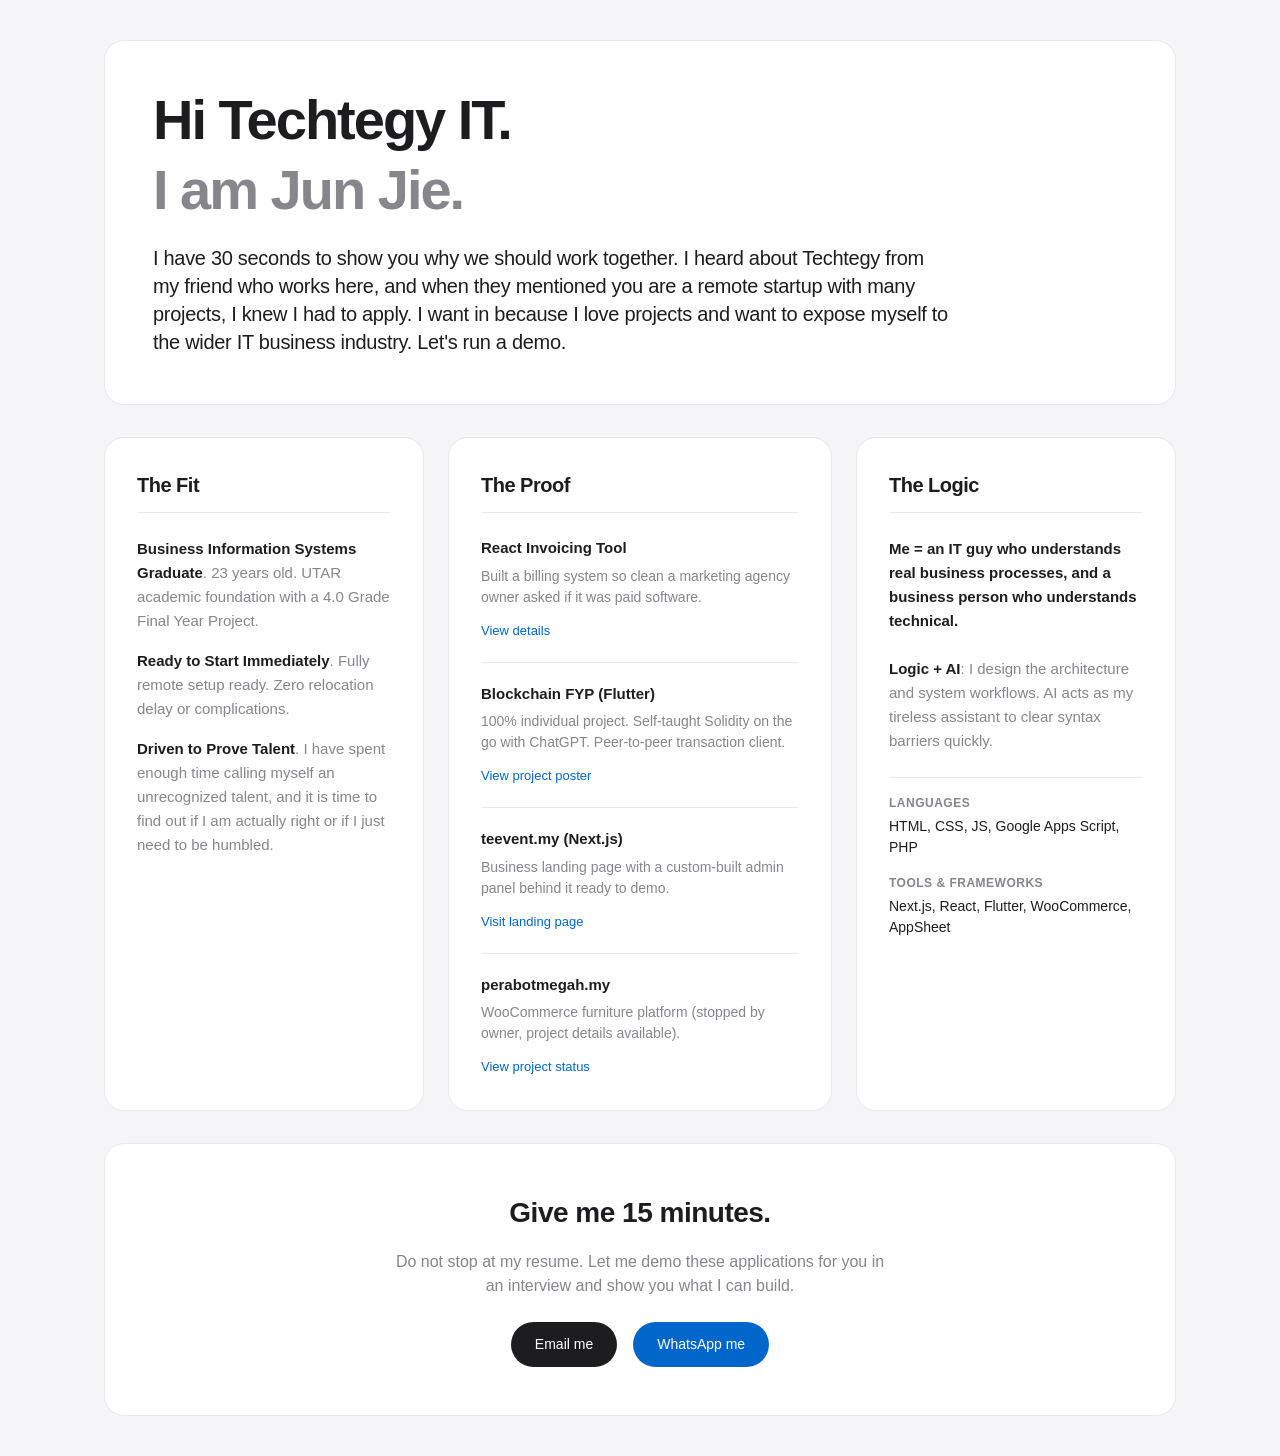
<file: index.html>
<!DOCTYPE html>
<html lang="en">
<head>
    <meta charset="UTF-8">
    <meta name="viewport" content="width=device-width, initial-scale=1.0">
    <title>Jun Jie - Software & Tools Developer for Techtegy IT</title>
    <style>
        :root {
            --bg-base: #f5f5f7;
            --bg-card: #ffffff;
            --text-primary: #1d1d1f;
            --text-secondary: #86868b;
            --accent-blue: #0066cc;
            --accent-hover: #0077ed;
            --border-soft: #d2d2d7;
            --border-light: #e8e8ed;
        }

        * {
            margin: 0;
            padding: 0;
            box-sizing: border-box;
        }

        body {
            font-family: -apple-system, BlinkMacSystemFont, "Segoe UI", Roboto, Helvetica, Arial, sans-serif;
            background-color: var(--bg-base);
            color: var(--text-primary);
            line-height: 1.5;
            overflow-x: hidden;
            -webkit-font-smoothing: antialiased;
            padding: 40px 0;
        }

        .container {
            max-width: 1120px;
            margin: 0 auto;
            padding: 0 24px;
        }

        /* Hero Section */
        .hero {
            margin-bottom: 32px;
            background-color: var(--bg-card);
            border: 1px solid var(--border-light);
            border-radius: 20px;
            padding: 48px;
        }

        .hero h1 {
            font-size: 56px;
            font-weight: 800;
            line-height: 1.1;
            letter-spacing: -2px;
            margin-bottom: 8px;
        }

        .hero .headline-name {
            color: var(--text-secondary);
            margin-bottom: 24px;
        }

        .hero p {
            font-size: 20px;
            max-width: 800px;
            color: var(--text-primary);
            font-weight: 500;
            line-height: 1.4;
            letter-spacing: -0.3px;
        }

        /* 3-Column Pitch Grid */
        .pitch-grid {
            display: grid;
            grid-template-columns: 1fr 1.2fr 1fr;
            gap: 24px;
            margin-bottom: 32px;
        }

        @media (max-width: 991px) {
            .pitch-grid {
                grid-template-columns: 1fr;
                gap: 24px;
            }
            body {
                padding: 16px 0;
            }
            .hero {
                padding: 24px;
            }
            .hero h1 {
                font-size: 38px;
            }
            .hero p {
                font-size: 17px;
            }
        }

        .card {
            background-color: var(--bg-card);
            border: 1px solid var(--border-light);
            border-radius: 20px;
            padding: 32px;
            display: flex;
            flex-direction: column;
            justify-content: space-between;
        }

        .card h2 {
            font-size: 20px;
            font-weight: 700;
            letter-spacing: -0.5px;
            margin-bottom: 24px;
            border-bottom: 1px solid var(--border-light);
            padding-bottom: 12px;
        }

        /* Column 1 Content: Bio / Fit */
        .fit-list p {
            font-size: 15px;
            color: var(--text-secondary);
            margin-bottom: 16px;
            line-height: 1.6;
        }

        .fit-list strong {
            color: var(--text-primary);
        }

        /* Column 2 Content: Proof */
        .proof-item {
            margin-bottom: 20px;
            padding-bottom: 20px;
            border-bottom: 1px solid var(--border-light);
        }

        .proof-item:last-child {
            margin-bottom: 0;
            padding-bottom: 0;
            border-bottom: none;
        }

        .proof-item h3 {
            font-size: 15px;
            font-weight: 600;
            margin-bottom: 6px;
            color: var(--text-primary);
        }

        .proof-item p {
            font-size: 14px;
            color: var(--text-secondary);
            line-height: 1.5;
            margin-bottom: 10px;
        }

        .link-action {
            font-size: 13px;
            font-weight: 500;
            color: var(--accent-blue);
            text-decoration: none;
            cursor: pointer;
            display: inline-block;
        }

        .link-action:hover {
            color: var(--accent-hover);
            text-decoration: underline;
        }

        /* Column 3 Content: Stacks */
        .stack-group {
            margin-bottom: 16px;
        }

        .stack-group:last-child {
            margin-bottom: 0;
        }

        .stack-label {
            font-size: 12px;
            font-weight: 600;
            color: var(--text-secondary);
            text-transform: uppercase;
            letter-spacing: 0.5px;
            margin-bottom: 4px;
        }

        .stack-value {
            font-size: 14px;
            color: var(--text-primary);
        }

        /* CTA Section */
        .cta-section {
            background-color: var(--bg-card);
            border: 1px solid var(--border-light);
            border-radius: 20px;
            padding: 48px;
            text-align: center;
        }

        .cta-section h2 {
            font-size: 28px;
            font-weight: 700;
            letter-spacing: -0.5px;
            margin-bottom: 16px;
        }

        .cta-section p {
            font-size: 16px;
            color: var(--text-secondary);
            max-width: 500px;
            margin: 0 auto 24px;
        }

        .btn-group {
            display: flex;
            gap: 16px;
            justify-content: center;
            flex-wrap: wrap;
        }

        .btn-primary {
            display: inline-block;
            background-color: var(--text-primary);
            color: #ffffff;
            padding: 12px 24px;
            border-radius: 980px;
            font-weight: 500;
            text-decoration: none;
            font-size: 14px;
            transition: background-color 0.2s ease;
        }

        .btn-primary:hover {
            background-color: #333336;
        }

        .btn-accent {
            display: inline-block;
            background-color: var(--accent-blue);
            color: #ffffff;
            padding: 12px 24px;
            border-radius: 980px;
            font-weight: 500;
            text-decoration: none;
            font-size: 14px;
            transition: background-color 0.2s ease;
        }

        .btn-accent:hover {
            background-color: var(--accent-hover);
        }

        /* Modal Details */
        .modal {
            display: none;
            position: fixed;
            top: 0;
            left: 0;
            width: 100%;
            height: 100%;
            background: rgba(0, 0, 0, 0.4);
            backdrop-filter: blur(12px);
            -webkit-backdrop-filter: blur(12px);
            z-index: 2000;
            align-items: center;
            justify-content: center;
            opacity: 0;
            transition: opacity 0.3s ease;
        }

        .modal.active {
            display: flex;
            opacity: 1;
        }

        .modal-content {
            background: var(--bg-card);
            padding: 32px;
            border-radius: 20px;
            max-width: 480px;
            width: 90%;
            text-align: left;
            box-shadow: 0 20px 40px rgba(0, 0, 0, 0.1);
            transform: scale(0.95);
            transition: transform 0.3s ease;
            border: 1px solid var(--border-light);
        }

        .modal.active .modal-content {
            transform: scale(1);
        }

        .modal-content h3 {
            font-size: 20px;
            font-weight: 700;
            margin-bottom: 12px;
            letter-spacing: -0.5px;
        }

        .modal-content p {
            font-size: 14px;
            color: var(--text-secondary);
            margin-bottom: 16px;
            line-height: 1.5;
        }

        .modal-close {
            background-color: var(--text-primary);
            color: #ffffff;
            border: none;
            padding: 8px 16px;
            border-radius: 980px;
            font-size: 13px;
            font-weight: 500;
            cursor: pointer;
            transition: background-color 0.2s ease;
        }

        .modal-close:hover {
            background-color: #333336;
        }
    </style>
</head>
<body>

    <div class="container">
        <!-- Hero Section -->
        <section class="hero">
            <h1>Hi Techtegy IT.</h1>
            <h1 class="headline-name">I am Jun Jie.</h1>
            <p>
                I have 30 seconds to show you why we should work together. I heard about Techtegy from my friend who works here, and when they mentioned you are a remote startup with many projects, I knew I had to apply. I want in because I love projects and want to expose myself to the wider IT business industry. Let's run a demo.
            </p>
        </section>

        <!-- 3-Column Pitch Grid -->
        <div class="pitch-grid">
            <!-- Column 1: The Fit -->
            <div class="card">
                <div>
                    <h2>The Fit</h2>
                    <div class="fit-list">
                        <p><strong>Business Information Systems Graduate</strong>. 23 years old. UTAR academic foundation with a 4.0 Grade Final Year Project.</p>
                        <p><strong>Ready to Start Immediately</strong>. Fully remote setup ready. Zero relocation delay or complications.</p>
                        <p><strong>Driven to Prove Talent</strong>. I have spent enough time calling myself an unrecognized talent, and it is time to find out if I am actually right or if I just need to be humbled.</p>
                    </div>
                </div>
            </div>

            <!-- Column 2: The Proof -->
            <div class="card">
                <div>
                    <h2>The Proof</h2>
                    <div class="proof-list">
                        <div class="proof-item">
                            <h3>React Invoicing Tool</h3>
                            <p>Built a billing system so clean a marketing agency owner asked if it was paid software.</p>
                            <a class="link-action" id="open-invoice-modal">View details</a>
                        </div>
                        <div class="proof-item">
                            <h3>Blockchain FYP (Flutter)</h3>
                            <p>100% individual project. Self-taught Solidity on the go with ChatGPT. Peer-to-peer transaction client.</p>
                            <a class="link-action" id="open-poster-modal">View project poster</a>
                        </div>
                        <div class="proof-item">
                            <h3>teevent.my (Next.js)</h3>
                            <p>Business landing page with a custom-built admin panel behind it ready to demo.</p>
                            <a href="https://www.teevent.my" class="link-action" target="_blank">Visit landing page</a>
                        </div>
                        <div class="proof-item">
                            <h3>perabotmegah.my</h3>
                            <p>WooCommerce furniture platform (stopped by owner, project details available).</p>
                            <a class="link-action" id="open-perabot-modal">View project status</a>
                        </div>
                    </div>
                </div>
            </div>

            <!-- Column 3: Stacks & Logic -->
            <div class="card">
                <div>
                    <h2>The Logic</h2>
                    <div class="fit-list">
                        <p style="margin-bottom: 24px;"><strong>Me = an IT guy who understands real business processes, and a business person who understands technical.</strong></p>
                        <p style="margin-bottom: 24px;"><strong>Logic + AI</strong>: I design the architecture and system workflows. AI acts as my tireless assistant to clear syntax barriers quickly.</p>
                    </div>
                    <div class="stack-list" style="border-top: 1px solid var(--border-light); padding-top: 16px;">
                        <div class="stack-group">
                            <div class="stack-label">Languages</div>
                            <div class="stack-value">HTML, CSS, JS, Google Apps Script, PHP</div>
                        </div>
                        <div class="stack-group">
                            <div class="stack-label">Tools & Frameworks</div>
                            <div class="stack-value">Next.js, React, Flutter, WooCommerce, AppSheet</div>
                        </div>
                    </div>
                </div>
            </div>
        </div>

        <!-- CTA Section -->
        <section class="cta-section">
            <h2>Give me 15 minutes.</h2>
            <p>Do not stop at my resume. Let me demo these applications for you in an interview and show you what I can build.</p>
            <div class="btn-group">
                <a href="mailto:tanjj80@gmail.com" class="btn-primary">Email me</a>
                <a href="https://wa.me/60123107525" class="btn-accent" target="_blank">WhatsApp me</a>
            </div>
        </section>
    </div>

    <!-- Details Modal -->
    <div id="invoice-modal" class="modal">
        <div class="modal-content">
            <h3>React Invoicing System</h3>
            <p>
                A single-purpose billing application built to manage agency clients, calculate dynamically formatted totals, and instantly output clean PDF invoices.
            </p>
            <p>
                An agency owner tested it and wanted to pay a subscription because it completely bypassed spreadsheet complexity.
            </p>
            <button class="modal-close" onclick="closeModal('invoice-modal')">Close</button>
        </div>
    </div>

    <!-- Poster Modal -->
    <div id="poster-modal" class="modal">
        <div class="modal-content" style="max-width: 600px;">
            <h3>Final Year Project Poster</h3>
            <div style="margin: 16px 0; border: 1px solid var(--border-light); border-radius: 12px; overflow: hidden; line-height: 0;">
                <img src="FYP2 Poster.png" alt="FYP Poster" style="width: 100%; height: auto; display: block;">
            </div>
            <button class="modal-close" onclick="closeModal('poster-modal')">Close</button>
        </div>
    </div>

    <!-- Perabotmegah Modal -->
    <div id="perabot-modal" class="modal">
        <div class="modal-content">
            <h3>perabotmegah.my</h3>
            <p>
                Built using PHP, WordPress, and WooCommerce to handle custom furniture listings, responsive browsing, and product categorization.
            </p>
            <p>
                The setup is no longer live online as the business owner stopped operations.
            </p>
            <button class="modal-close" onclick="closeModal('perabot-modal')">Close</button>
        </div>
    </div>

    <script>
        // Modal opening helper
        function setupModal(triggerId, modalId) {
            const trigger = document.getElementById(triggerId);
            const modal = document.getElementById(modalId);
            if (trigger && modal) {
                trigger.addEventListener('click', function(e) {
                    e.preventDefault();
                    modal.classList.add('active');
                });
            }
        }

        setupModal('open-invoice-modal', 'invoice-modal');
        setupModal('open-poster-modal', 'poster-modal');
        setupModal('open-perabot-modal', 'perabot-modal');

        function closeModal(modalId) {
            const modal = document.getElementById(modalId);
            if (modal) {
                modal.classList.remove('active');
            }
        }

        // Close modal when clicking outside
        window.addEventListener('click', function(e) {
            if (e.target.classList.contains('modal')) {
                e.target.classList.remove('active');
            }
        });

        // Close modal on Escape key
        document.addEventListener('keydown', function(e) {
            if (e.key === 'Escape') {
                const activeModal = document.querySelector('.modal.active');
                if (activeModal) {
                    activeModal.classList.remove('active');
                }
            }
        });
    </script>
</body>
</html>
</file>
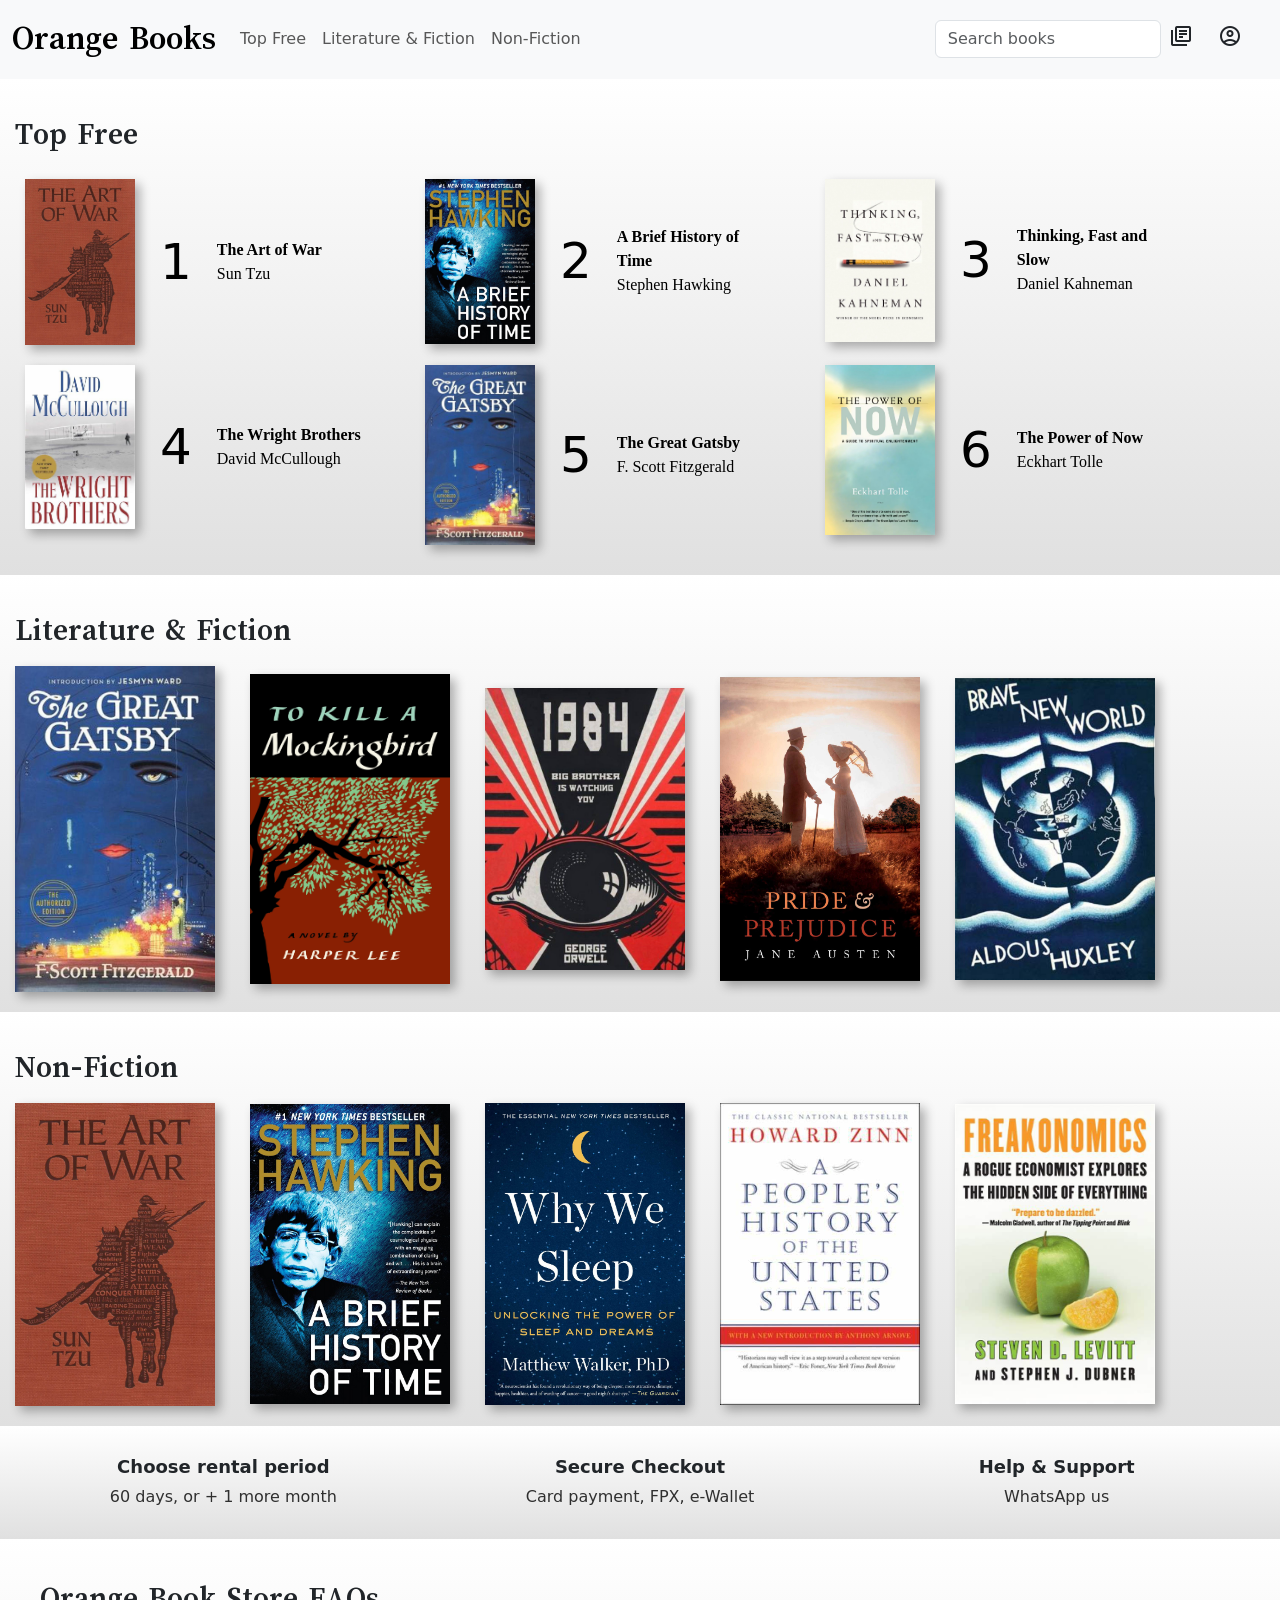
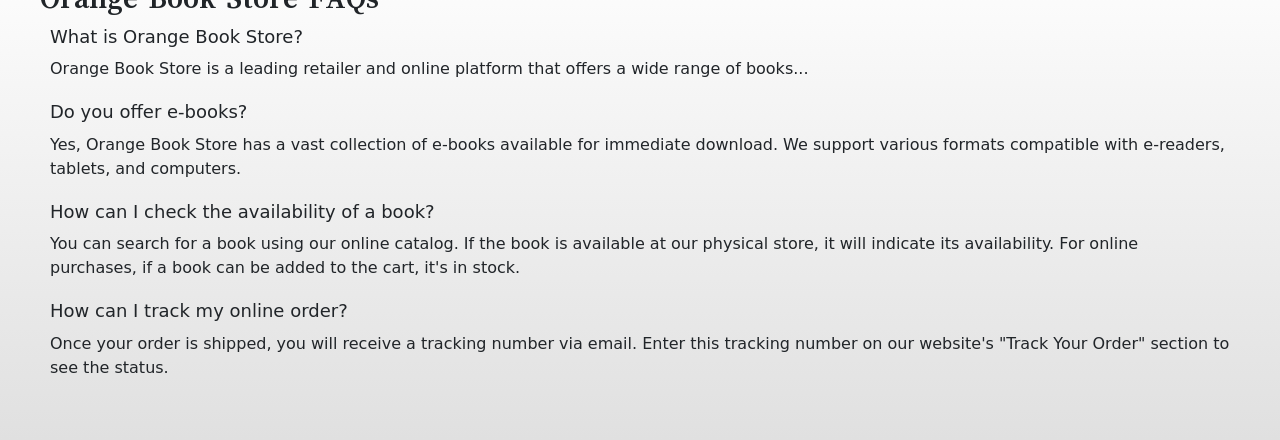
<file: bookstore (1).html>
<!DOCTYPE html>
<html lang="en">
    <head charset="utf-8">
        <!-- Importing materials -->
        
        <link rel="preconnect" href="https://fonts.googleapis.com">
        <link rel="preconnect" href="https://fonts.gstatic.com" crossorigin>
        <link href="https://fonts.googleapis.com/css2?family=Lisu+Bosa:wght@800&display=swap" rel="stylesheet">
        <link rel="preconnect" href="https://fonts.googleapis.com">
        <link rel="preconnect" href="https://fonts.gstatic.com" crossorigin>
        <link href="https://fonts.googleapis.com/css2?family=Lisu+Bosa:wght@800&family=Oxygen&display=swap" rel="stylesheet">    
        <link rel="stylesheet" href="https://fonts.googleapis.com/css2?family=Material+Symbols+Outlined:opsz,wght,FILL,GRAD@20..48,100..700,0..1,-50..200" />
        <link rel="preconnect" href="https://fonts.googleapis.com">
        <link rel="preconnect" href="https://fonts.gstatic.com" crossorigin>
        <link href="https://fonts.googleapis.com/css2?family=Source+Serif+4:opsz,wght@8..60,500&display=swap" rel="stylesheet">
        <link rel="stylesheet" href="https://fonts.googleapis.com/css2?family=Material+Symbols+Outlined:opsz,wght,FILL,GRAD@20..48,100..700,0..1,-50..200" />
        <link rel="stylesheet" href="https://fonts.googleapis.com/css2?family=Material+Symbols+Outlined:opsz,wght,FILL,GRAD@48,400,0,0" />
        <link rel="stylesheet" href="https://fonts.googleapis.com/css2?family=Material+Symbols+Outlined:opsz,wght,FILL,GRAD@20..48,100..700,0..1,-50..200" />
        <link href="https://cdn.jsdelivr.net/npm/bootstrap@5.3.1/dist/css/bootstrap.min.css" rel="stylesheet" integrity="sha384-4bw+/aepP/YC94hEpVNVgiZdgIC5+VKNBQNGCHeKRQN+PtmoHDEXuppvnDJzQIu9" crossorigin="anonymous">
        <link rel="stylesheet" href="https://fonts.googleapis.com/css2?family=Material+Symbols+Outlined:opsz,wght,FILL,GRAD@20..48,100..700,0..1,-50..200" />
        <link rel="stylesheet" href="https://fonts.googleapis.com/css2?family=Material+Symbols+Outlined:opsz,wght,FILL,GRAD@20..48,100..700,0..1,-50..200" />
        <meta name="viewport" content="width=device-width, initial-scale=1.0">


        <title>
            Book Store
        </title>
        <link rel="stylesheet" href="stylecontrol.css">
        
    </head>
    <body>
        <header>
            <nav class="navbar navbar-expand-lg bg-body-tertiary">
                <div class="container-fluid">
                  <a class="navbar-brand" href="#">Orange Books</a>
                  <button class="navbar-toggler" type="button" data-bs-toggle="collapse" data-bs-target="#navbarSupportedContent" aria-controls="navbarSupportedContent" aria-expanded="false" aria-label="Toggle navigation">
                    <span class="navbar-toggler-icon"></span>
                  </button>
                  <div class="collapse navbar-collapse" id="navbarSupportedContent">
                    <ul class="navbar-nav me-auto mb-2 mb-lg-0">
                      <li class="nav-item">
                        <a class="nav-link" href="#topFree">Top Free</a>
                      </li>
                      <li class="nav-item">
                        <a class="nav-link" href="#Literature_and_Fiction">Literature & Fiction</a>
                      </li>
                      <li class="nav-item">
                        <a class="nav-link" href="#Non-Fiction">Non-Fiction</a>
                      </li>                            
                    </ul>
                    <form class="d-flex" role="search">
                      <input class="form-control me-2" id="searchInput" placeholder="Search books" aria-label="Search">                      
                    </form>
                    <a class="nav-link" href="readinglist.html" id="readinglist_icon"><span class="material-symbols-outlined">
                        library_books
                        </span></a>
                    <a class="nav-link" href="Loginpage.html" id="account_list"><span class="material-symbols-outlined">
                        account_circle
                        </span></a>                    
                  </div>
                </div>
            </nav>
        </header>
              
            
        </header>

        <main>            
            <section class="gradientBackg" id="topFree">            
                
                <div id="searchResults">                    
                </div>
            
                <p>
                    <h2>Top Free</h2>
                </p>
                
               
                <div id="booksContainer">
                    <div class="books" id="artofwar"><a href="TheArtOfWar.html">
                        <img src="bookcovers/artofwar.jpg" alt="coverArtofWar" width="110px">  
                        <div class="bookNo">
                            1
                        </div>
                        <div class="bookDesc">
                            <strong>The Art of War</strong><br>
                            Sun Tzu
                        </div>                  
                    </a></div>
                    <div class="books" id="historyoftime"><a href="BriefHistory.html">
                        <img src="bookcovers/ABriefHistoryofTime.jpg" alt="historyoftime" width="110px">
                        <div class="bookNo">
                            2
                        </div>
                        <div class="bookDesc">
                            <strong>A Brief History of Time</strong><br>
                            Stephen Hawking
                        </div>
                    </a></div>
                    
    
                    <div class="books" id="thinkfastslow"><a href="ThinkFast.html">
                        <img src="bookcovers/Thinking,FastandSlow.jpeg" alt="thinkfastslow" width="110px">
                        <div class="bookNo">
                            3
                        </div>
                        <div class="bookDesc">
                            <strong>Thinking, Fast and Slow</strong><br>
                            Daniel Kahneman
                        </div>       
                    </a></div>
                    
                    
    
                    
    
                    <div class="books" id="wright"><a href="WrightBrothers.html">
                        <img src="bookcovers/TheWrightBrothers.jpeg" alt="wright" width="110px">
                        <div class="bookNo">
                            4
                        </div>
                        <div class="bookDesc">
                            <strong>The Wright Brothers</strong><br>
                            David McCullough
                        </div>
                    </a></div>
                    
    
                    <div class="books" id="greatGatsby"><a href="greatGatsby.html">
                        <img src="bookcovers/greatGatsby.jpg" alt="greatGatsby" width="110px">
                        <div class="bookNo">
                            5
                        </div>
                        <div class="bookDesc">
                            <strong>The Great Gatsby</strong><br>
                            F. Scott Fitzgerald
                        </div>
                    </a></div>
    
                    <div class="books" id="powerofnow"><a href="PowerOfNow.html">
                        <img src="bookcovers/thepowerofnow.jpeg" alt="powerofnow" width="110px">
                        <div class="bookNo">
                            6
                        </div>
                        <div class="bookDesc">
                            <strong>The Power of Now</strong><br>
                            Eckhart Tolle
                        </div>
                    </a></div>
                </div>
                
      
                
            </section>
    
            <section class="gradientBackg" id="Literature_and_Fiction">
                <p>
                    <h2>Literature & Fiction</h2>
                </p>
    
                <div class="bookCovers_categories"><a href="greatGatsby.html">
                    <img src="bookcovers/greatGatsby.jpg" alt="1984" width="200px">                       
                </a></div>  
                <div class="bookCovers_categories"><a href="KillMocking.html">
                    <img src="bookcovers/kill_mockingbird.jpg" alt="killMockingbird" width="200px">                       
                </a></div>   
                <div class="bookCovers_categories"><a href="1984.html">
                    <img src="bookcovers/1984.jpg" alt="1984" width="200px">                       
                </a></div>    
                <div class="bookCovers_categories"><a href="Pride.html">
                    <img src="bookcovers/pride-and-prejudice.jpg" alt="1984" width="200px">                       
                </a></div>                       
                <div class="bookCovers_categories"><a href="BraveNew.html">
                    <img src="bookcovers/braveNewWorld.jpg" alt="1984" width="200px">                       
                </a></div>   
               
            </section>
    
            <section class="gradientBackg" id="Non-Fiction">
                <p>
                    <h2>Non-Fiction</h2>
                </p>
    
                <div class="bookCovers_categories"><a href="TheArtOfWar.html">
                    <img src="bookcovers/artofwar.jpg" alt="coverArtofWar" width="200px">                       
                </a></div>   
                <div class="bookCovers_categories"><a href="BriefHistory.html">
                    <img src="bookcovers/ABriefHistoryofTime.jpg" alt="briefoftime" width="200px">                       
                </a></div>    
                <div class="bookCovers_categories"><a href="WhyWeSleep.html">
                    <img src="bookcovers/whywesleep.jpg" alt="whywesleep" width="200px">                       
                </a></div> 
                <div class="bookCovers_categories"><a href="PeopleHistory.html">
                    <img src="bookcovers/peoplehistory.jpeg" alt="peoplehistory" width="200px">                       
                </a></div>    
                <div class="bookCovers_categories"><a href="FreakEco.html">
                    <img src="bookcovers/freakonomics.jpeg" alt="freakonomics" width="200px">                       
                </a></div>  
               
            </section>
            <button type="button" class="btn btn-outline-secondary" id="gototop"><span class="material-symbols-outlined">
                arrow_upward_alt
                </span></button>
            
        </main>

        <footer>
            <section class="gradientBackg" id="footer">
                <div class="footer-container">
                    <div class="footer-column">
                        <i class="far fa-calendar-alt"></i>
                        <h4>Choose rental period</h4>
                        <p>60 days, or + 1 more month</p>
                    </div>
        
                    <div class="footer-column">
                        <i class="fas fa-shopping-cart"></i>
                        <h4>Secure Checkout</h4>
                        <p>Card payment, FPX, e-Wallet</p>
                    </div>
        
                    <div class="footer-column">
                        <i class="fas fa-phone"></i>
                        <h4>Help & Support</h4>
                        <p>WhatsApp us</p>
                    </div>
                </div>
            </section> 
        
            <section class="gradientBackg" id="faq">
                <div class="faq-container">
                    <h2>Orange Book Store FAQs</h2>
        
                    <div class="faq-item">
                        <h4>What is Orange Book Store?</h4>
                        <p>Orange Book Store is a leading retailer and online platform that offers a wide range of books...</p>
                    </div>

                    <div class="faq-item">
                        <h4>Do you offer e-books?</h4>
                        <p>Yes, Orange Book Store has a vast collection of e-books available for immediate download. We support
                            various formats compatible with e-readers, tablets, and computers.</p>
                    </div>

                    <div class="faq-item">
                        <h4>How can I check the availability of a book?</h4>
                        <p>You can search for a book using our online catalog. If the book is available at our physical store,
                            it will indicate its availability. For online purchases, if a book can be added to the cart, it's in stock.</p>
                    </div>

                    <div class="faq-item">
                        <h4>How can I track my online order?</h4>
                        <p>Once your order is shipped, you will receive a tracking number via email. Enter this tracking number on our
                            website's "Track Your Order" section to see the status.</p>
                    </div>
                </div>
            </section>
        </footer>

        <script>    
            const anchorLinks = document.querySelectorAll('a[href^="#"]');            
            anchorLinks.forEach(anchorLink => {
                anchorLink.addEventListener('click', function (e) {
                    e.preventDefault();

                    const targetId = this.getAttribute('href').substring(1);
                    const targetElement = document.getElementById(targetId);

                    if (targetElement) {
                    targetElement.scrollIntoView({
                        behavior: 'smooth'
                    });
                    }
                });
            });

            window.onscroll = function() {
                scrollFunction();
            };

            function scrollFunction() {
            var goToTopButton = document.getElementById("gototop");
            if (document.body.scrollTop > 20 || document.documentElement.scrollTop > 20) {
                goToTopButton.style.display = "block";
            } else {
                goToTopButton.style.display = "none";
            }
            }

            document.getElementById("gototop").onclick = function() {
            goToTop();
            };

            function goToTop() {
            document.body.scrollTop = 0; 
            document.documentElement.scrollTop = 0; 
            }


            const books = [
                {
                    title: "To Kill a Mockingbird",
                    htmlPath: "KillMocking.html",
                },
                {
                    title: "1984",
                    htmlPath: "1984.html",
                },
                {
                    title: "Pride and Prejudice",
                    htmlPath: "Pride.html",
                },
                {
                    title: "The Great Gatsby",
                    htmlPath: "greatGatsby.html",
                },
                {
                    title: "Brave New World",
                    htmlPath: "BraveNew.html",
                },
                {
                    title: "A Brief History of Time",
                    htmlPath: "BriefHistory.html",
                },
                {
                    title: "Freakonomics: A Rogue Economist Explores the Hidden Side of Everything",
                    htmlPath: "FreakEco.html",
                },
                {
                    title: "Thinking, Fast and Slow",
                    htmlPath: "ThinkFast.html",
                },
                {
                    title: "A People's History of the United States",
                    htmlPath: "PeopleHistory.html",
                },
                {
                    title: "The Wright Brothers",
                    htmlPath: "WrightBrothers.html",
                },
                {
                    title: "The Immortal Life of Henrietta Lacks",
                    htmlPath: "ImmortalLife.html",
                },
                {
                    title: "The Art of War",
                    htmlPath: "TheArtOfWar.html",
                },
                {
                    title: "The Power of Now: A Guide to Spiritual Enlightenment",
                    htmlPath: "PowerOfNow.html",
                },
                {
                    title: "Why We Sleep: Unlocking the Power of Sleep and Dreams",
                    htmlPath: "WhyWeSleep.html",
                }
            ];


            const searchInput = document.getElementById('searchInput');                        

            searchInput.addEventListener('keydown', function (event) {
                if (event.key === 'Enter') {
                    event.preventDefault();
                    searchBooks();
                }
            });

            function set_Cookie(name, value, days) {
                const expirationDate = new Date();
                expirationDate.setDate(expirationDate.getDate() + days);
                const cookieValue = escape(value) + ((days === null) ? '' : '; expires=' + expirationDate.toUTCString());
                document.cookie = name + '=' + cookieValue;
            }

            function get_Cookie(name) {
                const cookieName = name + '=';
                const cookies = document.cookie.split(';');
                for (let i = 0; i < cookies.length; i++) {
                    let cookie = cookies[i].trim();
                    if (cookie.indexOf(cookieName) === 0) {
                        return unescape(cookie.substring(cookieName.length, cookie.length));
                    }
                }
                return null;
            }

            function searchBooks() {
                const search = searchInput.value.trim().toLowerCase();
                const searchResult = document.getElementById('searchResults');
                
                searchResult.innerHTML = '';

                if (search === '') {
                    alert('Please enter a book.'); 
                } else {
                    const matchingBook = books.find(book => {
                        const bookTitle = book.title.toLowerCase();
                        return bookTitle.includes(search);
                    });

                    if (!matchingBook) {                        
                        alert('No matching books found.');
                    } else {                         
                        set_Cookie('searchQuery', search, 15);
                        
                        window.location.href = matchingBook.htmlPath;
                    }
                }
            }
            
            const savedSearchQuery = get_Cookie('searchQuery');

            if (savedSearchQuery) {                
                searchInput.value = savedSearchQuery;
                searchInput.setSelectionRange(0, savedSearchQuery.length);
                searchInput.value = '';
            }
            
                
         </script>
         <script src="https://cdn.jsdelivr.net/npm/@popperjs/core@2.11.8/dist/umd/popper.min.js" integrity="sha384-I7E8VVD/ismYTF4hNIPjVp/Zjvgyol6VFvRkX/vR+Vc4jQkC+hVqc2pM8ODewa9r" crossorigin="anonymous"></script>
         <script src="https://cdn.jsdelivr.net/npm/bootstrap@5.3.1/dist/js/bootstrap.min.js" integrity="sha384-Rx+T1VzGupg4BHQYs2gCW9It+akI2MM/mndMCy36UVfodzcJcF0GGLxZIzObiEfa" crossorigin="anonymous"></script>
    </body>
</html>
</file>
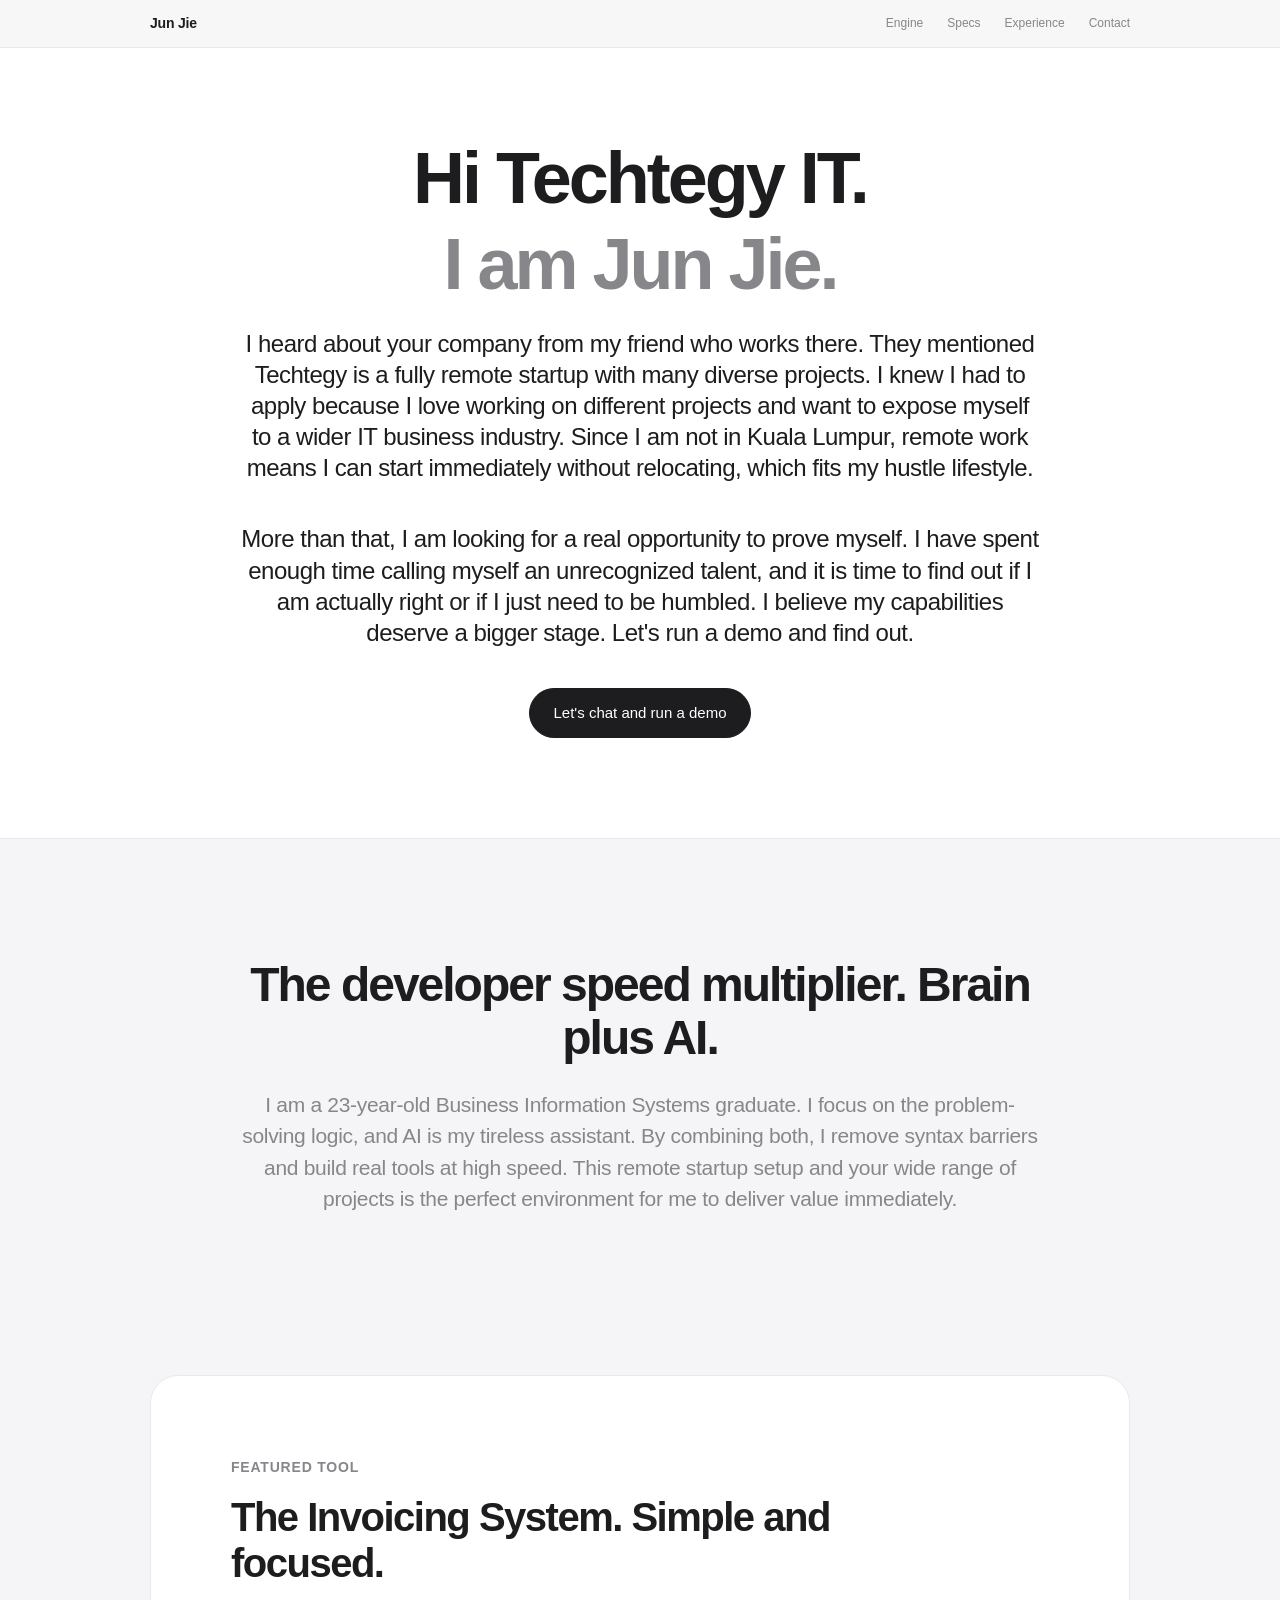
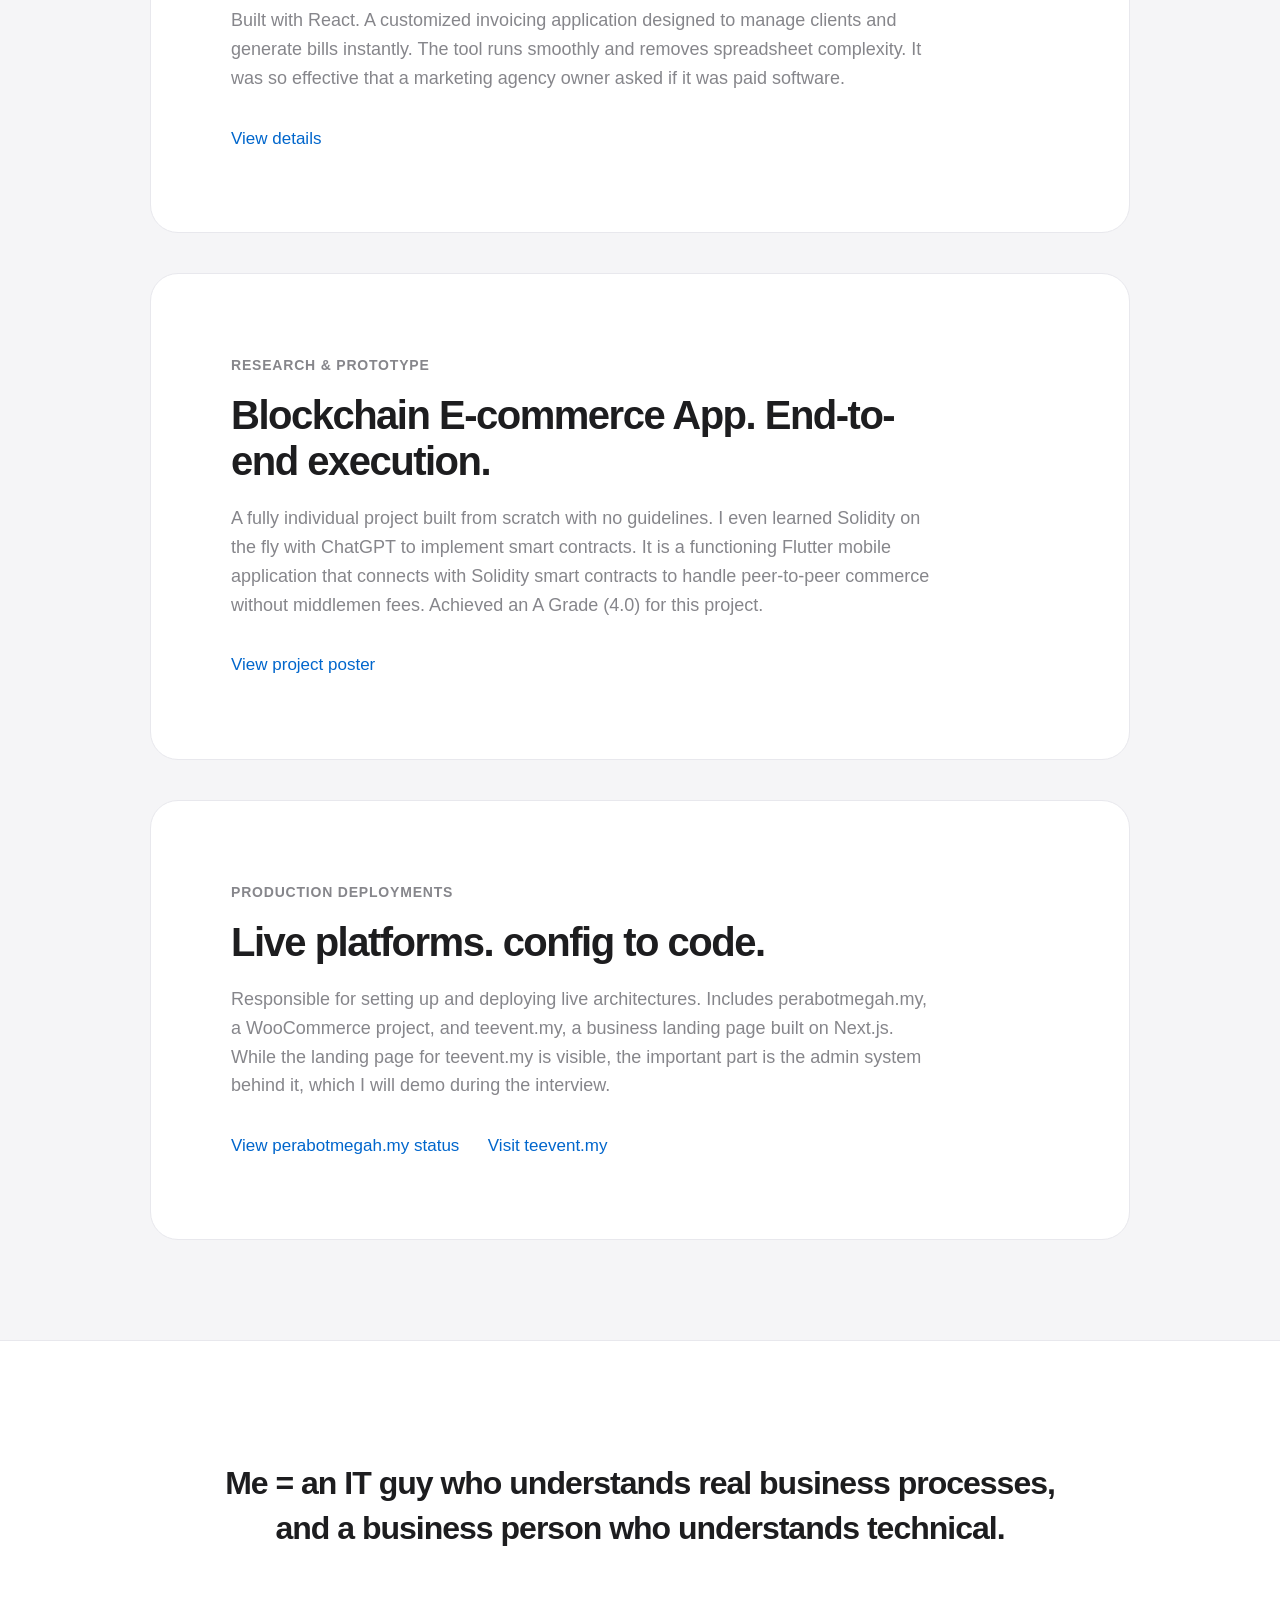
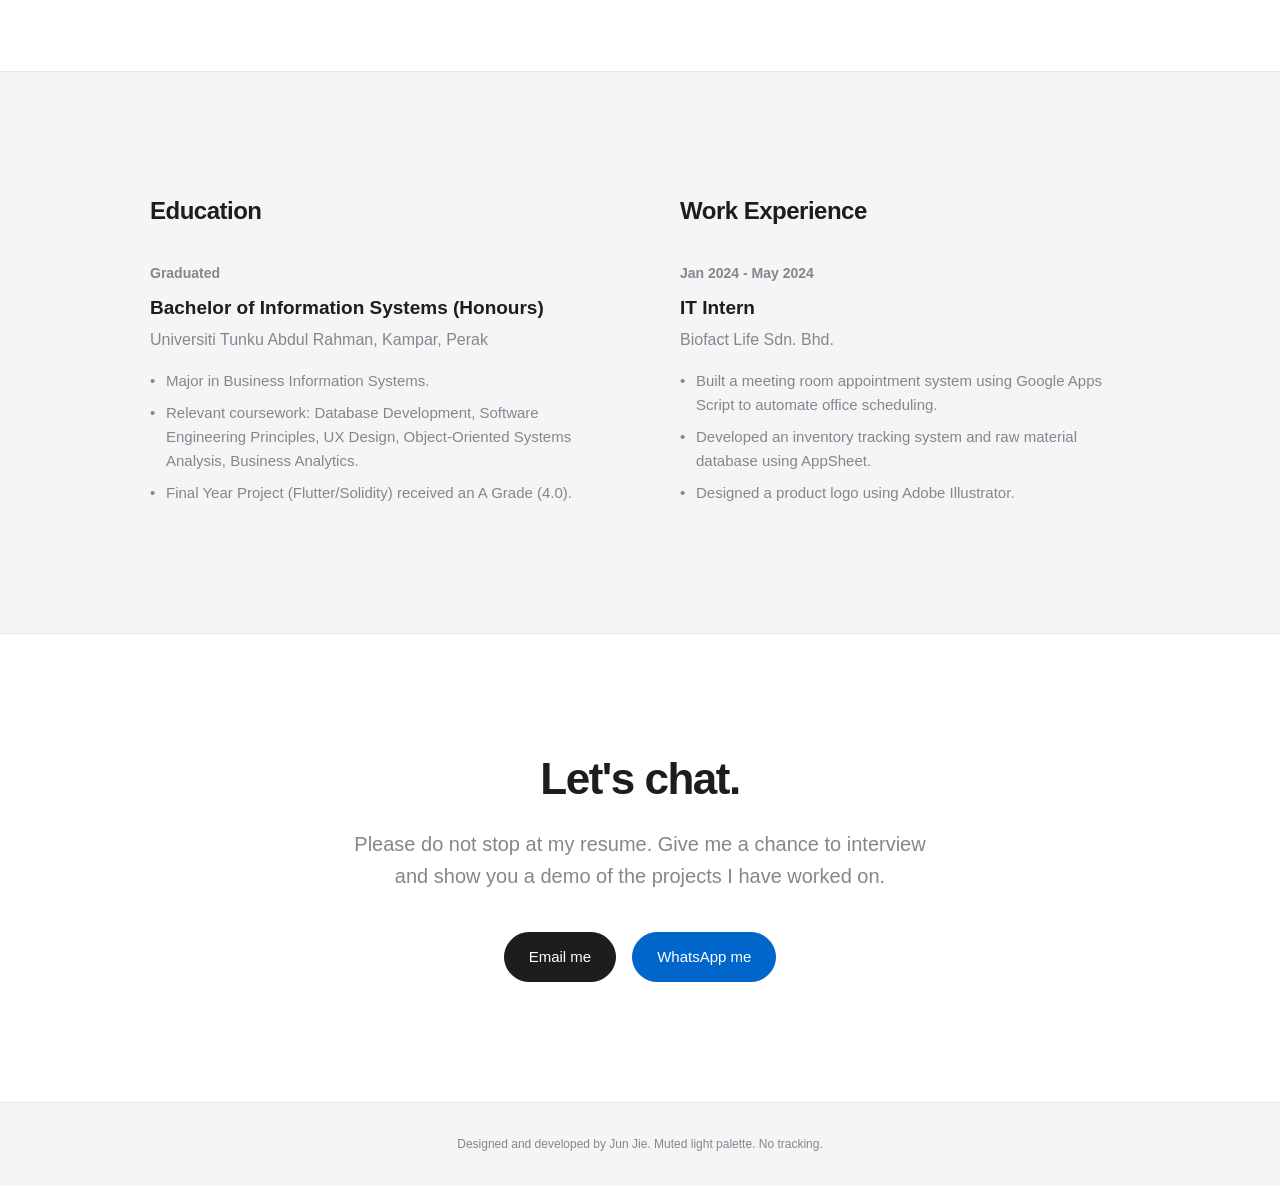
<file: techtegy.html>
<!DOCTYPE html>
<html lang="en">
<head>
    <meta charset="UTF-8">
    <meta name="viewport" content="width=device-width, initial-scale=1.0">
    <title>Jun Jie - Software & Tools Developer for Techtegy IT</title>
    <style>
        :root {
            --bg-base: #f5f5f7;
            --bg-card: #ffffff;
            --text-primary: #1d1d1f;
            --text-secondary: #86868b;
            --accent-blue: #0066cc;
            --accent-hover: #0077ed;
            --border-soft: #d2d2d7;
            --border-light: #e8e8ed;
        }

        * {
            margin: 0;
            padding: 0;
            box-sizing: border-box;
        }

        html {
            scroll-behavior: smooth;
        }

        body {
            font-family: -apple-system, BlinkMacSystemFont, "Segoe UI", Roboto, Helvetica, Arial, sans-serif;
            background-color: var(--bg-base);
            color: var(--text-primary);
            line-height: 1.6;
            overflow-x: hidden;
            -webkit-font-smoothing: antialiased;
        }

        .container {
            max-width: 1060px;
            margin: 0 auto;
            padding: 0 40px;
        }

        /* Navigation */
        nav {
            position: fixed;
            top: 0;
            left: 0;
            right: 0;
            background: rgba(245, 245, 247, 0.8);
            backdrop-filter: saturate(180%) blur(20px);
            -webkit-backdrop-filter: saturate(180%) blur(20px);
            border-bottom: 1px solid var(--border-light);
            z-index: 1000;
            height: 48px;
            display: flex;
            align-items: center;
        }

        nav .nav-content {
            width: 100%;
            display: flex;
            justify-content: space-between;
            align-items: center;
        }

        nav .logo {
            font-weight: 600;
            font-size: 14px;
            letter-spacing: -0.2px;
            color: var(--text-primary);
        }

        nav .nav-links {
            display: flex;
            gap: 24px;
        }

        nav a {
            color: var(--text-secondary);
            text-decoration: none;
            font-size: 12px;
            font-weight: 400;
            transition: color 0.2s ease;
        }

        nav a:hover {
            color: var(--text-primary);
        }

        /* Hero Section */
        .hero {
            padding-top: 140px;
            padding-bottom: 100px;
            text-align: center;
            background-color: var(--bg-card);
            border-bottom: 1px solid var(--border-light);
        }

        .hero h1 {
            font-size: 72px;
            font-weight: 800;
            line-height: 1.08;
            letter-spacing: -3px;
            margin-bottom: 8px;
            color: var(--text-primary);
        }

        .hero .headline-name {
            color: var(--text-secondary);
            margin-bottom: 24px;
        }

        .hero p {
            font-size: 24px;
            color: var(--text-primary);
            max-width: 800px;
            margin: 0 auto 40px;
            font-weight: 500;
            letter-spacing: -0.5px;
            line-height: 1.3;
        }

        .btn-group {
            display: flex;
            gap: 16px;
            justify-content: center;
        }

        .btn-primary {
            display: inline-block;
            background-color: var(--text-primary);
            color: #ffffff;
            padding: 12px 24px;
            border-radius: 980px;
            font-weight: 500;
            text-decoration: none;
            font-size: 15px;
            transition: background-color 0.2s ease;
            border: 1px solid var(--text-primary);
        }

        .btn-primary:hover {
            background-color: #333336;
        }

        .btn-secondary {
            display: inline-block;
            background-color: transparent;
            color: var(--accent-blue);
            padding: 12px 24px;
            font-weight: 500;
            text-decoration: none;
            font-size: 15px;
            transition: opacity 0.2s ease;
        }

        .btn-secondary:hover {
            text-decoration: underline;
        }

        /* Story Section: The Engine (Brain + AI) */
        .engine-section {
            padding: 120px 0;
            text-align: center;
        }

        .engine-title {
            font-size: 48px;
            font-weight: 700;
            letter-spacing: -2px;
            line-height: 1.1;
            margin-bottom: 24px;
            max-width: 800px;
            margin-left: auto;
            margin-right: auto;
        }

        .engine-text {
            font-size: 21px;
            color: var(--text-secondary);
            max-width: 800px;
            margin: 0 auto;
            font-weight: 400;
            line-height: 1.5;
            letter-spacing: -0.3px;
        }

        /* Spec Showcase (Linear Project Blocks) */
        .showcase-section {
            padding: 40px 0 100px;
        }

        .spec-block {
            background-color: var(--bg-card);
            border: 1px solid var(--border-light);
            border-radius: 28px;
            padding: 80px;
            margin-bottom: 40px;
            display: flex;
            flex-direction: column;
            justify-content: center;
        }

        .spec-block:last-child {
            margin-bottom: 0;
        }

        .spec-category {
            font-size: 14px;
            font-weight: 600;
            color: var(--text-secondary);
            text-transform: uppercase;
            letter-spacing: 0.8px;
            margin-bottom: 16px;
        }

        .spec-block h2 {
            font-size: 40px;
            font-weight: 700;
            letter-spacing: -1.5px;
            line-height: 1.15;
            margin-bottom: 20px;
            max-width: 700px;
        }

        .spec-block p {
            font-size: 18px;
            color: var(--text-secondary);
            margin-bottom: 32px;
            max-width: 700px;
            line-height: 1.6;
        }

        .spec-link {
            font-size: 17px;
            font-weight: 500;
            color: var(--accent-blue);
            text-decoration: none;
            display: inline-flex;
            align-items: center;
            gap: 4px;
        }

        .spec-link:hover {
            color: var(--accent-hover);
            text-decoration: underline;
        }

        /* Tech Specs Table */
        .specs-table-section {
            padding: 100px 0;
            background-color: var(--bg-card);
            border-top: 1px solid var(--border-light);
            border-bottom: 1px solid var(--border-light);
        }

        .specs-table-section h2 {
            font-size: 32px;
            font-weight: 700;
            letter-spacing: -1px;
            margin-bottom: 48px;
            text-align: center;
        }

        .spec-table {
            width: 100%;
            border-collapse: collapse;
        }

        .spec-table tr {
            border-bottom: 1px solid var(--border-light);
        }

        .spec-table tr:last-child {
            border-bottom: none;
        }

        .spec-table td {
            padding: 24px 0;
            vertical-align: top;
            font-size: 16px;
        }

        .spec-label {
            width: 30%;
            font-weight: 600;
            color: var(--text-primary);
        }

        .spec-value {
            width: 70%;
            color: var(--text-secondary);
        }

        .spec-value strong {
            color: var(--text-primary);
        }

        /* History & Timeline */
        .history-section {
            padding: 120px 0;
        }

        .history-grid {
            display: grid;
            grid-template-columns: 1fr 1fr;
            gap: 80px;
        }

        @media (max-width: 768px) {
            .history-grid {
                grid-template-columns: 1fr;
                gap: 48px;
            }
            .hero h1 {
                font-size: 48px;
            }
            .hero p {
                font-size: 18px;
            }
            .engine-title {
                font-size: 32px;
            }
            .spec-block {
                padding: 40px;
            }
            .spec-block h2 {
                font-size: 28px;
            }
            .spec-table td {
                display: block;
                width: 100%;
                padding: 12px 0;
            }
            .spec-label {
                font-weight: 700;
                margin-bottom: 4px;
            }
        }

        .history-col h3 {
            font-size: 24px;
            font-weight: 700;
            letter-spacing: -0.5px;
            margin-bottom: 32px;
        }

        .history-item {
            border-bottom: 1px solid var(--border-soft);
            padding-bottom: 32px;
            margin-bottom: 32px;
        }

        .history-item:last-child {
            border-bottom: none;
            padding-bottom: 0;
            margin-bottom: 0;
        }

        .history-date {
            font-size: 14px;
            font-weight: 600;
            color: var(--text-secondary);
            margin-bottom: 8px;
        }

        .history-title {
            font-size: 19px;
            font-weight: 700;
            margin-bottom: 4px;
        }

        .history-subtitle {
            font-size: 16px;
            font-weight: 500;
            color: var(--text-secondary);
            margin-bottom: 16px;
        }

        .history-details {
            list-style: none;
            padding: 0;
        }

        .history-details li {
            position: relative;
            padding-left: 16px;
            font-size: 15px;
            color: var(--text-secondary);
            margin-bottom: 8px;
        }

        .history-details li::before {
            content: "•";
            position: absolute;
            left: 0;
            color: var(--text-secondary);
        }

        /* CTA / Closing Section */
        .cta-section {
            padding: 120px 0;
            background-color: var(--bg-card);
            border-top: 1px solid var(--border-light);
            border-bottom: 1px solid var(--border-light);
            text-align: center;
        }

        .cta-section h2 {
            font-size: 44px;
            font-weight: 700;
            letter-spacing: -1.5px;
            margin-bottom: 24px;
            line-height: 1.15;
        }

        .cta-section p {
            font-size: 20px;
            color: var(--text-secondary);
            max-width: 600px;
            margin: 0 auto 40px;
        }

        /* Footnotes */
        .footnotes-section {
            padding: 56px 0;
            font-size: 12px;
            color: var(--text-secondary);
            border-bottom: 1px solid var(--border-light);
        }

        .footnotes-section ol {
            padding-left: 16px;
        }

        .footnotes-section li {
            margin-bottom: 8px;
        }

        /* Footer */
        footer {
            padding: 32px 0;
            text-align: center;
            font-size: 12px;
            color: var(--text-secondary);
        }

        /* Details Modal */
        .modal {
            display: none;
            position: fixed;
            top: 0;
            left: 0;
            width: 100%;
            height: 100%;
            background: rgba(0, 0, 0, 0.4);
            backdrop-filter: blur(12px);
            -webkit-backdrop-filter: blur(12px);
            z-index: 2000;
            align-items: center;
            justify-content: center;
            opacity: 0;
            transition: opacity 0.3s ease;
        }

        .modal.active {
            display: flex;
            opacity: 1;
        }

        .modal-content {
            background: var(--bg-card);
            padding: 40px;
            border-radius: 20px;
            max-width: 480px;
            width: 90%;
            text-align: left;
            box-shadow: 0 20px 40px rgba(0, 0, 0, 0.1);
            transform: scale(0.95);
            transition: transform 0.3s ease;
            border: 1px solid var(--border-light);
        }

        .modal.active .modal-content {
            transform: scale(1);
        }

        .modal-content h3 {
            font-size: 22px;
            font-weight: 700;
            margin-bottom: 16px;
            letter-spacing: -0.5px;
        }

        .modal-content p {
            font-size: 15px;
            color: var(--text-secondary);
            margin-bottom: 20px;
            line-height: 1.6;
        }

        .modal-close {
            background-color: var(--text-primary);
            color: #ffffff;
            border: none;
            padding: 10px 20px;
            border-radius: 980px;
            font-size: 14px;
            font-weight: 500;
            cursor: pointer;
            transition: background-color 0.2s ease;
        }

        .modal-close:hover {
            background-color: #333336;
        }
    </style>
</head>
<body>

    <!-- Navigation -->
    <nav>
        <div class="container nav-content">
            <div class="logo">Jun Jie</div>
            <div class="nav-links">
                <a href="#engine">Engine</a>
                <a href="#showcase">Specs</a>
                <a href="#history">Experience</a>
                <a href="#contact">Contact</a>
            </div>
        </div>
    </nav>

    <!-- Hero Section -->
    <section class="hero">
        <div class="container">
            <h1>Hi Techtegy IT.</h1>
            <h1 class="headline-name">I am Jun Jie.</h1>
            <p>
                I heard about your company from my friend who works there. They mentioned Techtegy is a fully remote startup with many diverse projects. I knew I had to apply because I love working on different projects and want to expose myself to a wider IT business industry. Since I am not in Kuala Lumpur, remote work means I can start immediately without relocating, which fits my hustle lifestyle.
            </p>
            <p style="margin-top: 24px;">
                More than that, I am looking for a real opportunity to prove myself. I have spent enough time calling myself an unrecognized talent, and it is time to find out if I am actually right or if I just need to be humbled. I believe my capabilities deserve a bigger stage. Let's run a demo and find out.
            </p>
            <div class="btn-group">
                <a href="#contact" class="btn-primary">Let's chat and run a demo</a>
            </div>
        </div>
    </section>

    <!-- Story Section: The Engine -->
    <section id="engine" class="engine-section">
        <div class="container">
            <h2 class="engine-title">The developer speed multiplier. Brain plus AI.</h2>
            <p class="engine-text">
                I am a 23-year-old Business Information Systems graduate. I focus on the problem-solving logic, and AI is my tireless assistant. By combining both, I remove syntax barriers and build real tools at high speed. This remote startup setup and your wide range of projects is the perfect environment for me to deliver value immediately.
            </p>
        </div>
    </section>

    <!-- Spec Showcase (Projects) -->
    <section id="showcase" class="showcase-section">
        <div class="container">
            <!-- Project 1 -->
            <div class="spec-block">
                <div class="spec-category">Featured Tool</div>
                <h2>The Invoicing System. Simple and focused.</h2>
                <p>
                    Built with React. A customized invoicing application designed to manage clients and generate bills instantly. 
                    The tool runs smoothly and removes spreadsheet complexity. It was so effective that a marketing 
                    agency owner asked if it was paid software.
                </p>
                <div>
                    <a href="#" class="spec-link" id="open-invoice-modal">View details</a>
                </div>
            </div>

            <!-- Project 2 -->
            <div class="spec-block">
                <div class="spec-category">Research & Prototype</div>
                <h2>Blockchain E-commerce App. End-to-end execution.</h2>
                <p>
                    A fully individual project built from scratch with no guidelines. I even learned Solidity on the fly 
                    with ChatGPT to implement smart contracts. It is a functioning Flutter mobile application that connects 
                    with Solidity smart contracts to handle peer-to-peer commerce without middlemen fees. Achieved an 
                    A Grade (4.0) for this project.
                </p>
                <div>
                    <a href="#" class="spec-link" id="open-poster-modal">View project poster</a>
                </div>
            </div>

            <!-- Project 3 -->
            <div class="spec-block">
                <div class="spec-category">Production Deployments</div>
                <h2>Live platforms. config to code.</h2>
                <p>
                    Responsible for setting up and deploying live architectures. Includes perabotmegah.my, a WooCommerce 
                    project, and teevent.my, a business landing page built on Next.js. While the landing page for teevent.my 
                    is visible, the important part is the admin system behind it, which I will demo during the interview.
                </p>
                <div>
                    <a href="#" class="spec-link" style="margin-right: 24px;" id="open-perabot-modal">View perabotmegah.my status</a>
                    <a href="https://www.teevent.my" class="spec-link" target="_blank">Visit teevent.my</a>
                </div>
            </div>
        </div>
    </section>

    <!-- Core Philosophy Section -->
    <section class="specs-table-section" style="padding: 120px 0; text-align: center;">
        <div class="container">
            <p style="font-size: 32px; font-weight: 700; letter-spacing: -1px; max-width: 850px; margin: 0 auto; line-height: 1.4; color: var(--text-primary);">
                Me = an IT guy who understands real business processes, and a business person who understands technical.
            </p>
        </div>
    </section>

    <!-- History / Background Section -->
    <section id="history" class="history-section">
        <div class="container history-grid">
            <!-- Education Column -->
            <div class="history-col">
                <h3>Education</h3>
                <div class="history-item">
                    <div class="history-date">Graduated</div>
                    <div class="history-title">Bachelor of Information Systems (Honours)</div>
                    <div class="history-subtitle">Universiti Tunku Abdul Rahman, Kampar, Perak</div>
                    <ul class="history-details">
                        <li>Major in Business Information Systems.</li>
                        <li>Relevant coursework: Database Development, Software Engineering Principles, UX Design, Object-Oriented Systems Analysis, Business Analytics.</li>
                        <li>Final Year Project (Flutter/Solidity) received an A Grade (4.0).</li>
                    </ul>
                </div>
            </div>

            <!-- Experience Column -->
            <div class="history-col">
                <h3>Work Experience</h3>
                <div class="history-item">
                    <div class="history-date">Jan 2024 - May 2024</div>
                    <div class="history-title">IT Intern</div>
                    <div class="history-subtitle">Biofact Life Sdn. Bhd.</div>
                    <ul class="history-details">
                        <li>Built a meeting room appointment system using Google Apps Script to automate office scheduling.</li>
                        <li>Developed an inventory tracking system and raw material database using AppSheet.</li>
                        <li>Designed a product logo using Adobe Illustrator.</li>
                    </ul>
                </div>
            </div>
        </div>
    </section>

    <!-- CTA Section -->
    <section id="contact" class="cta-section">
        <div class="container">
            <h2>Let's chat.</h2>
            <p>
                Please do not stop at my resume. Give me a chance to interview and show you a demo of the projects I have worked on.
            </p>
            <div class="btn-group">
                <a href="mailto:tanjj80@gmail.com" class="btn-primary">Email me</a>
                <a href="https://wa.me/60123107525" class="btn-primary" style="background-color: var(--accent-blue); border-color: var(--accent-blue);" target="_blank">WhatsApp me</a>
            </div>
        </div>
    </section>

    <!-- Footer -->
    <footer>
        <div class="container">
            <p>Designed and developed by Jun Jie. Muted light palette. No tracking.</p>
        </div>
    </footer>

    <!-- Details Modal -->
    <div id="invoice-modal" class="modal">
        <div class="modal-content">
            <h3>The Invoicing System</h3>
            <p>
                This application manages client lists, calculates dynamic totals, formatting, and renders clean PDF invoices.
            </p>
            <p>
                It was tested by a marketing agency owner who asked if it was a paid subscription software due to its focused, single-purpose workflow.
            </p>
            <button class="modal-close" onclick="closeModal('invoice-modal')">Close</button>
        </div>
    </div>

    <!-- Poster Modal -->
    <div id="poster-modal" class="modal">
        <div class="modal-content" style="max-width: 640px;">
            <h3>Final Year Project Poster</h3>
            <div style="margin: 20px 0; border: 1px solid var(--border-light); border-radius: 12px; overflow: hidden; line-height: 0;">
                <img src="FYP2 Poster.png" alt="FYP2 Poster" style="width: 100%; height: auto; display: block;">
            </div>
            <button class="modal-close" onclick="closeModal('poster-modal')">Close</button>
        </div>
    </div>

    <!-- Perabotmegah Modal -->
    <div id="perabot-modal" class="modal">
        <div class="modal-content">
            <h3>perabotmegah.my</h3>
            <p>
                This e-commerce platform was built using PHP, WordPress, and WooCommerce to manage custom furniture catalogs, inventory, and user checkout.
            </p>
            <p>
                The project has been stopped by the business owner and is no longer running online.
            </p>
            <button class="modal-close" onclick="closeModal('perabot-modal')">Close</button>
        </div>
    </div>

    <script>
        // Modal opening helper
        function setupModal(triggerId, modalId) {
            const trigger = document.getElementById(triggerId);
            const modal = document.getElementById(modalId);
            if (trigger && modal) {
                trigger.addEventListener('click', function(e) {
                    e.preventDefault();
                    modal.classList.add('active');
                });
            }
        }

        setupModal('open-invoice-modal', 'invoice-modal');
        setupModal('open-poster-modal', 'poster-modal');
        setupModal('open-perabot-modal', 'perabot-modal');

        function closeModal(modalId) {
            const modal = document.getElementById(modalId);
            if (modal) {
                modal.classList.remove('active');
            }
        }

        // Close active modal when clicking outside
        window.addEventListener('click', function(e) {
            if (e.target.classList.contains('modal')) {
                e.target.classList.remove('active');
            }
        });

        // Close active modal on Escape key
        document.addEventListener('keydown', function(e) {
            if (e.key === 'Escape') {
                const activeModal = document.querySelector('.modal.active');
                if (activeModal) {
                    activeModal.classList.remove('active');
                }
            }
        });
    </script>
</body>
</html>
</file>
<file: stylecontrol.css>
@media (max-width: 480px) {
    /* header {
        font-size: 20px !important;
        position: relative !important;
    }

    .nav-link{
        font-size: 12px;
        position: relative;
        top: 6vh;        
        left: -21vw;
    }
    #search{
        display: none;
    }
    .material-symbols-outlined{
        position: relative;
        bottom: 1vh;
        
    }
    #booksContainer a {
        display: flex;
        width: 100%;
        overflow-x: auto;
        white-space: nowrap;
        scrollbar-width: thin;
        scrollbar-color: rgba(0, 0, 0, 0.2) rgba(0, 0, 0, 0.1);
    }

    .books a {
        width: 200px;
        box-sizing: border-box;
        padding: 10px;
        margin-right: 20px;
        flex-shrink: 0;
    } */

    /* .books img {
        max-width: 100%;
    }

    .bookDesc {
        text-align: center;
        font-size: 14px;
        margin-top: 5px;
    }

    .bookContainer_page3 {
        width: 100%;
    }

    .bookcover_page3 img {
        position: absolute;
        top: 0px;
        left: 0px;
        display: block;
        width: 80vw;
        box-shadow: 5px 5px 10px rgba(0, 0, 0, 0.3);
        line-height: 0;
    }

    .bookTitle_page3,
    .bookAuthor_page3,
    .rating_page3,
    .bookDesc_page3,
    div {
        text-align: center;
    }

    .bookTitle_page3 {
        font-size: 24px;
    }

    .bookAuthor_page3 {
        font-size: 18px;
    }

    .rating_page3 {
        font-size: 16px;
    }

    .bookDesc_page3 {
        font-size: 14px;
        margin-top: 10px;
    }

    button {
        width: 100%;
        margin-top: 10px;
    }    */
    .bookCovers_categories{
        margin-bottom: 20px;  
        width: 50%;
    }
    #Literature_and_Fiction img, #Non-Fiction img{
        width: 100%;
    }
        
    
    
}

/* Styles for the scrollbar */
::-webkit-scrollbar {
    width: 10px;  /* Width of the scrollbar */
}

/* Track of the scrollbar */
::-webkit-scrollbar-track {
    background: #f1f1f1;  /* Color of the track */
}

/* Handle (or the thumb) of the scrollbar */
::-webkit-scrollbar-thumb {
    background: #c1bfbf;  /* Color of the scrollbar handle */
    border-radius: 5px;  /* Rounded corners for the handle */
}

/* Handle on hover */
::-webkit-scrollbar-thumb:hover {
    background: #3d3c3c;  /* Color of the scrollbar handle when hovered over */
}

.books img:hover, .bookCovers_categories img:hover {
    transform: scale(1.2);
    transition: transform 0.3s ease-in-out;
}

.books, .bookCovers_categories {
    overflow: visible;
}



.navbar-brand{
    font-family: Lisu Bosa ;
    font-weight: bold;    
    font-size: 35px;
}
#readinglist_icon, #account_list{
    margin-right: 2vw;
}

/* header{
    display: flex;
    font-family: Lisu Bosa ;
    font-weight: bold;    
    font-size: 25px;
    margin: 0px;   
    height: 80px;
    width: 100%;
    line-height: 10px;
    position: fixed;
    background-color: rgb(255,255,255,0.7);
    
}

header #bookstore{
    font-size: 50px;
}
header #bookstore:hover{
    text-decoration: none;
}
header h1{
    margin-left: 15px;
}
header .material-symbols-outlined{
    position: absolute;
    line-height: 78px;
}
header #account{
    right: 2vw;
}
header #cart{
    right: 5vw;
}
header #search{
    position: absolute;
    top: 3px;
    right: 45vw;
    cursor: pointer;
}
.hidden{
    display: none;
}
#searchInput{
    position: absolute;
    right: 650px;
    top: 31px;
}
header a{    
    font-size: 20px;
    color: black;
    text-decoration: none;
} */
footer a{
    font-size: 16px;
    color: rgb(0,0,0,0.8);
    text-decoration: none;
}
/* header a:hover, footer a:hover{
    text-decoration: underline;
}
header ul{
    position: absolute;
    right: 5vw;
    top: 0;
    line-height: 30px;
}
header li{
    display: inline;
    margin-right: 4vw;
} */
/* hr{
    color: gray;
    opacity: 40%;
    margin-top: 0px;
    margin-left: 0px;
    margin-right: 0px;
    
}    
#menuIcon{
    vertical-align: middle;
    margin-left: 15px;
    font-size: 25px;
}
#menuIcon:hover{
    cursor: pointer;
    font-weight: bolder;
}
#menuText{
    font-family: Oxygen;
    vertical-align: middle;
    font-size: 17px;
    margin-top: 0;
    
}
#menuText:hover{
    cursor: pointer;
    text-decoration: underline;
} */
#gototop{
    display: none;
    position: fixed;    
    bottom: 10vh;
    right: 5vh;
}
.gradientBackg{
    display: inline-block;
    background: linear-gradient(to bottom, white, rgb(224, 224, 224));
    padding-top: 20px;
    padding-bottom: 20px; 
    padding-left: 15px;    
    padding-right: 15px; 
    width: 100%;            
}
h2{
    font-family: Lisu Bosa ;
    font-weight: bold;
}
#booksContainer{
    display: flex;
    flex-wrap: wrap;
}
.books {
    width: 400px; 
    box-sizing: border-box; 
    padding: 10px; 
}
.books a{
    color: black;
    text-decoration: none;
    display: flex;
    align-items: center;
}
.books img {     
    box-shadow: 5px 5px 10px rgba(0, 0, 0, 0.3);                
    padding: 0; 
    margin: 0;   
}
.bookCovers_categories {
    display: inline-block; 
    box-shadow: 5px 5px 10px rgba(0, 0, 0, 0.3);                
    padding: 0; 
    margin-right: 30px; 
    line-height: 0;     
}
.bookNo{
    margin-left: 25px;
    font-family: Source Serif 4;
    font-size: 50px;
}
.bookDesc{
    margin-left: 25px;
    font-family: Calibri;
    padding-right: 10px;
    margin-right: 25px;
}
/* .bookContainer_page3{
    width: 50vw;
}
.bookcover_page3{
    position: absolute;
    top: 120px;
    left: 25px;
    display: inline-block; 
    box-shadow: 5px 5px 10px rgba(0, 0, 0, 0.3);  
    line-height: 0;
}
.bookTitle_page3{
    position: absolute;
    top:120px ;
    left: 280px;
    font-size: 40px;
}
.bookAuthor_page3{
    position: absolute;
    top: 180px;
    left: 283px;
    font-size: 18px;
    font-family: Arial, Helvetica, sans-serif;
}
.rating_page3{
    position: absolute;
    top: 280px;
    left: 283px;
    font-size: 24px;
    font-family: Arial, Helvetica, sans-serif;
    line-height: 14px;
}
.rating_page3 .reviews_page3{
    font-size: 14px;
    color: gray;
}
.bookDesc_page3{
    position: absolute;
    top: 340px;
    left: 283px;
    font-size: 16px;
    font-family: Arial, Helvetica, sans-serif;
}
#read_button_page3 {
    position: absolute;
    top: 410px;
    left: 283px;
    height: 42px;
    width: 250px;
    font-size: 15px;
    font-weight: bold;
    border-radius: 30px;
    border: 0;
    background-color: black;
    color: white;
    cursor: pointer;
}
#want_button_page3{
    position: absolute;
    top: 410px;
    left: 550px;
    height: 42px;
    width: 170px;
    font-size: 15px;
    font-weight: bold;
    border-radius: 30px;
    border: 2px;
    border-style: solid;
    border-color: black;
    background-color: transparent;
    color: black;
    cursor: pointer;
} */
.bookcontainer_bookdetails{
    display: flex;
    flex-wrap: wrap;
}
.bookcover_bookdetails{
    margin-right: 20px;
}
.booktitle_bookdetails{
    font-size: 30px;
}
.rating_bookdetails{
    font-size: 20px;
    margin-top: 20px;
}
.reviews_bookdetails{
    font-size: 12px;
    color: gray;
}
.bookDesc_bookdetails{
    margin-top: 20px;
}
.btngroup_bookdetails{
    display: flex;
    flex-wrap: wrap;
}
.btn{
    width: 170px;
    margin-top: 20px;
    margin-right: 15px;
    border-radius: 20px;
}
footer{
    height: 150px;
    background-color: rgb(224, 224, 224);
}

.footer-container {
    display: flex;
    justify-content: space-around;
}

.footer-column {
    flex-basis: 25%;
    padding: 10px;
    text-align: center;
}

.footer-column h4 {
    font-size: 18px;
    font-weight: bold;
}

.footer-column p {
    font-size: 16px;
    color: rgba(0, 0, 0, 0.8);
    margin: 0;
}

.footer-column i {
    font-size: 24px; 
    margin-bottom: 10px; 
    color: #0cb929;  /* You can choose any color */
}

.faq-container {
    padding: 20px 0;
    max-width: 1200px;
    margin: 0 auto;
}

.faq-row {
    display: flex;
    justify-content: space-between;
    flex-wrap: wrap;
    gap: 20px;  /* Space between FAQ items */
}

.faq-item {
    flex: 1;
    margin-bottom: 20px;
    box-sizing: border-box;
    padding: 0 10px;
}

.faq-item h4 {
    font-size: 18px;
    margin-bottom: 10px;
}

.book-item {
    display: flex;
    justify-content: space-between;
    align-items: center;
    padding: 10px;
    border: 1px solid #ddd;
    margin-bottom: 10px;
}

.book-info {
    display: flex;
    flex-direction: column;
    align-items: center;
    flex-grow: 1;
}
</file>
